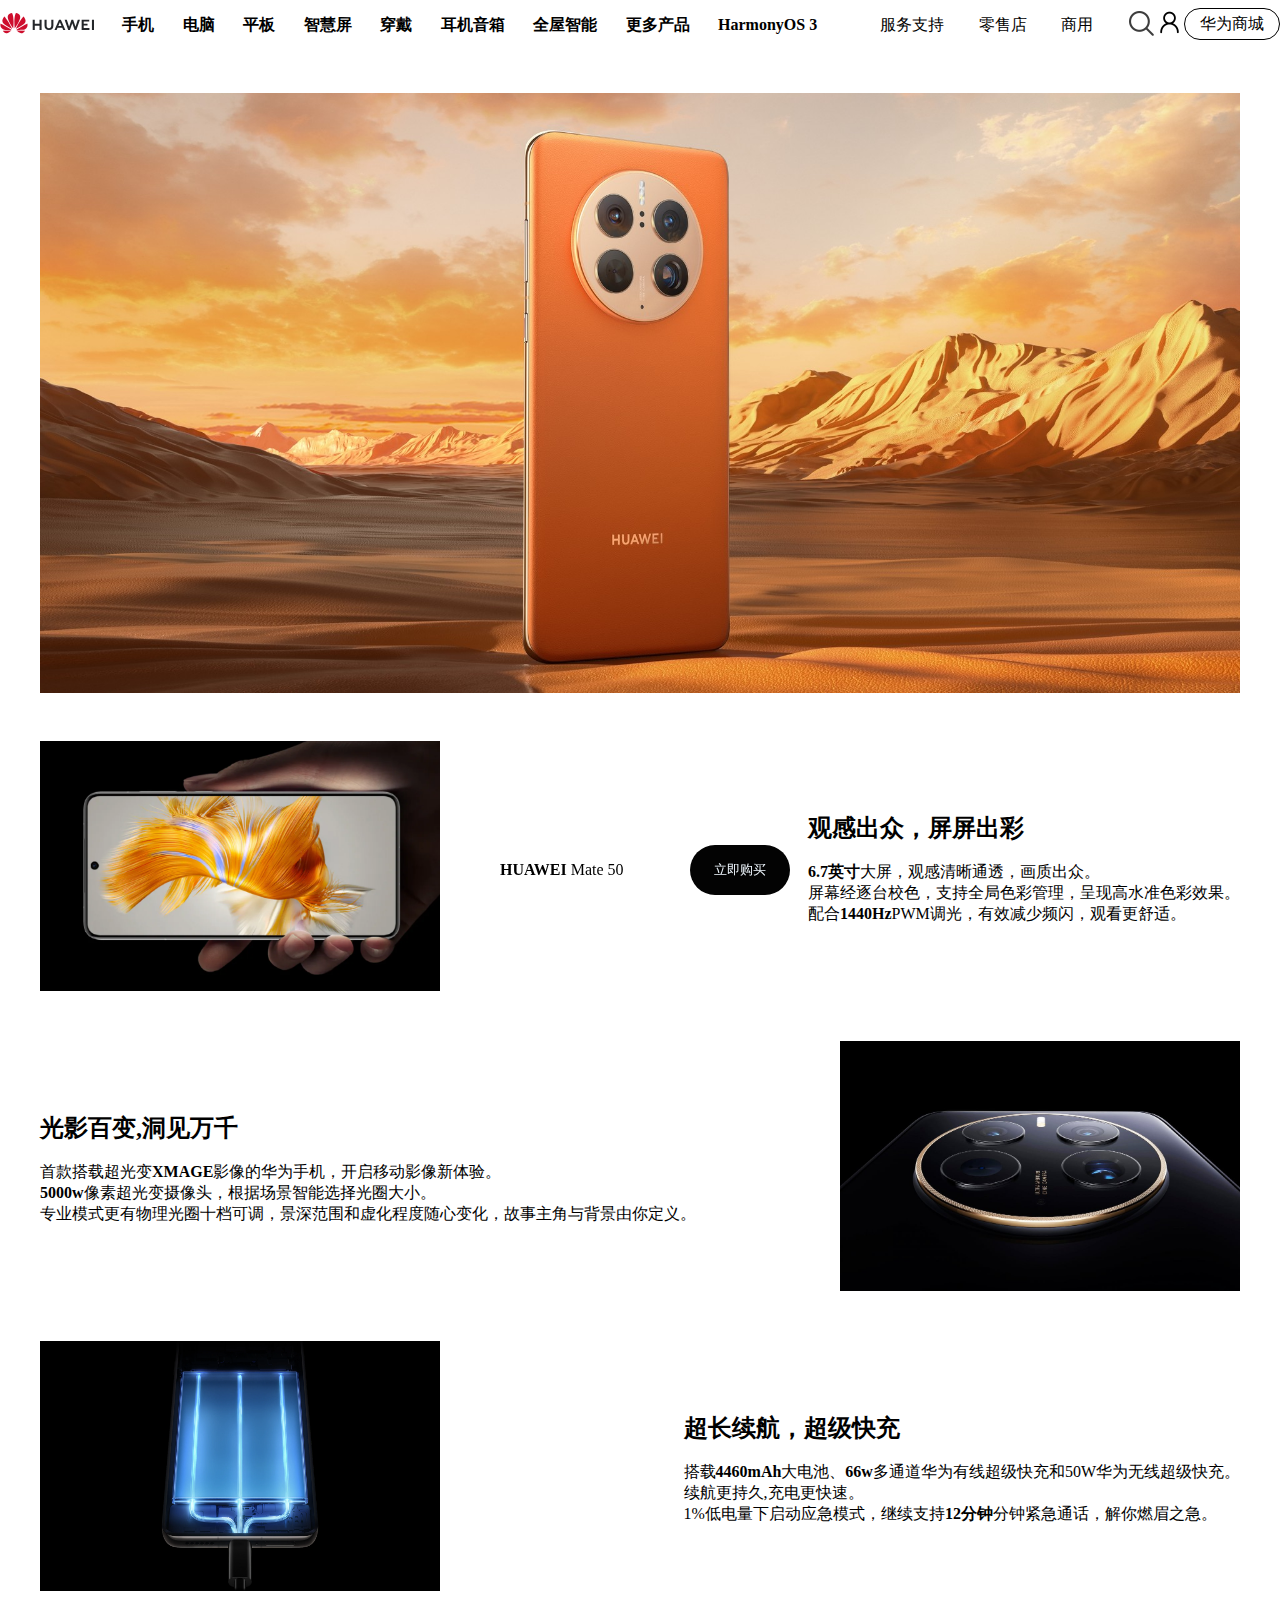
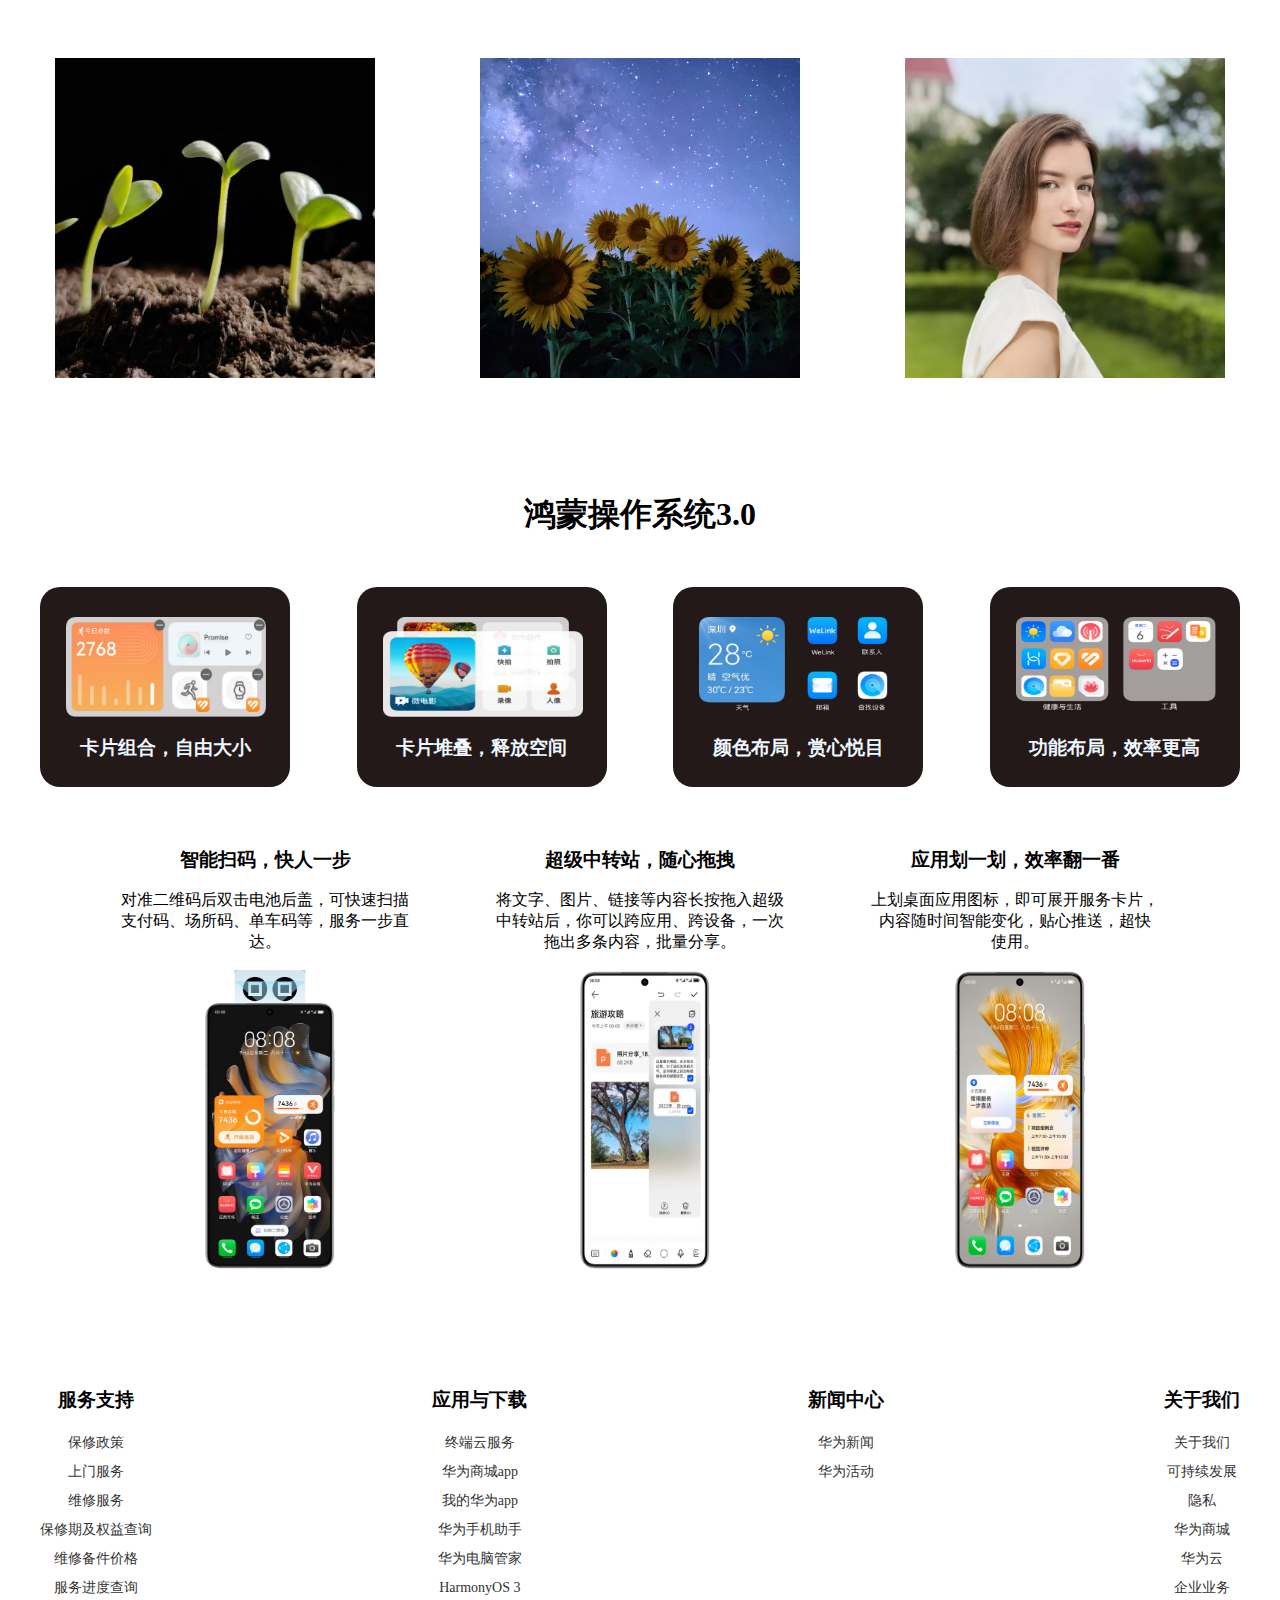
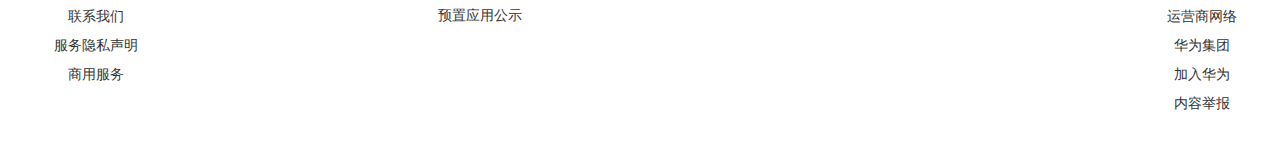
<file: index.html>
<!DOCTYPE html>
<html lang="en">
<head>
    <meta charset="UTF-8">
    <meta http-equiv="X-UA-Compatible" content="IE=edge">
    <meta name="viewport" content="width=device-width, initial-scale=1.0">
    <link rel="shortcut icon" href="./media/华为.svg" type="image/x-icon">
    <link rel="stylesheet" href="./index.css">
    <title>Mate50</title>
</head>
<body>
    <!-- 导航栏 -->
    <div class="header">
        <!-- 导航栏图标 -->
        <div class="logo">
            <a href="https://consumer.huawei.com/cn/"><img src="./media/logo.svg" alt=""></a>
        </div>
        <!-- 导航栏左半部分 -->
        <ul class="left">
            <li><a href="https://consumer.huawei.com/cn/phones/">手机</a></li>
            <li><a href="https://consumer.huawei.com/cn/laptops/">电脑</a></li>
            <li><a href="https://consumer.huawei.com/cn/tablets/">平板</a></li>
            <li><a href="https://consumer.huawei.com/cn/visions/">智慧屏</a></li>
            <li><a href="https://consumer.huawei.com/cn/wearables/">穿戴</a></li>
            <li><a href="https://consumer.huawei.com/cn/headphones/">耳机音箱</a></li>
            <li><a href="https://consumer.huawei.com/cn/wholehome/">全屋智能</a></li>
            <li><a href="https://consumer.huawei.com/cn/routers/">更多产品</a></li>
            <li><a href="https://consumer.huawei.com/cn/harmonyos-3/">HarmonyOS 3</a></li>
        </ul>
        <!-- 导航栏右半部分 -->
        <ul class="right">
            <li><a href="https://consumer.huawei.com/cn/support/">服务支持</a></li>
            <li><a href="https://consumer.huawei.com/cn/retail/">零售店</a></li>
            <li><a href="https://consumer.huawei.com/cn/business/">商用</a></li>
        </ul>
        <button class="btn"><a href="./search.html"><img src="./media/搜索小.png" alt=""></a></button>
        <button class="log"><a href="https://id1.cloud.huawei.com/CAS/portal/loginAuth.html?reqClientType=27&loginChannel=27000000&regionCode=cn&loginUrl=https%3A%2F%2Fid1.cloud.huawei.com%2FCAS%2Fportal%2FloginAuth.html&lang=zh-cn&themeName=red&service=https%3A%2F%2Fconsumer.huawei.com%2Fcmkt%2Flogin%2Fcloudplatforms%3FsiteURL%3Dhttps%253A%252F%252Fid1.cloud.huawei.com%252FCAS%252FremoteLogin%253FloginChannel%253D27000000%2526reqClientType%253D27%2526countryCode%253DCN%2526lang%253Dzh-cn%2526themeName%253Dred%2526service%253Dhttps%25253A%25252F%25252Fbrandzone-cn.c.huawei.com%25252Fusers%25252Fv1%25252Flogin%25252FcasLogin%25253Fcallback%25253Dhttps%2525253A%2525252F%2525252Fconsumer.huawei.com%2525252Fcn%2525252F%2525253FloginCallback%2525253Dtrue%252526siteCode%25253Dzh_CN%252526clientType%25253D80%2526loginUrl%253Dhttps%253A%252F%252Fid1.cloud.huawei.com%252FCAS%252Fportal%252FloginAuth.html&validated=true"><img src="./media/登录.png" alt=""></a></button>
        <div class="store"><a href="https://www.vmall.com/portal/activity/index.html?pn=huaweizonePC&cid=27629229">华为商城</a></div>
    </div>
    <!-- 轮播图 -->
    <div class="container">
        <ul>
            <li><a href="https://consumer.huawei.com/cn/phones/mate50/"><img src="./media/1.jpg" alt=""></a></li>
            <li><a href="https://consumer.huawei.com/cn/phones/mate50/"><img src="./media/2.jpg" alt=""></a></li>
            <li><a href="https://consumer.huawei.com/cn/phones/mate50/"><img src="./media/3.jpg" alt=""></a></li>
            <li><a href="https://consumer.huawei.com/cn/phones/mate50/"><img src="./media/4.png" alt=""></a></li>
            <li><a href="https://consumer.huawei.com/cn/phones/mate50/"><img src="./media/1.jpg" alt=""></a></li>
        </ul>
    </div>
    <!-- 产品信息部分 -->
    <div class="produce">
        <ul>
            <li>
                <a href="https://consumer.huawei.com/cn/phones/mate50/"><img src="./media/pingmu.jpg" alt=""></a>
                <span><h2>观感出众，屏屏出彩</h2>
                <br>
                    <b>6.7英寸</b>大屏，观感清晰通透，画质出众。<br>屏幕⁠经逐台校⁠色，支持全局色彩管理，呈现高水准色彩效果。<br>配合<b>1440Hz</b>PWM调光，有效减少频闪，观看更舒适⁠。
                </span>
            </li>
            <li>
                <span><h2>光影百变,洞见万千</h2>
                    <br>
                    首款搭载超光变<b>XMAGE</b>影像的华为手机，开启移动影像新体验。<br><b>5000w</b>像素超光变摄像头，根据场景智能选择光圈大小。<br>专业模式更有物理光圈十档可调，景深范围和虚化程度随心变化，故事主角与背景由你定⁠义。
                </span>
                <a href="https://consumer.huawei.com/cn/phones/mate50/"><img src="./media/xiangji.jpg" alt=""></a>
            </li>
            <li>
                <a href="https://consumer.huawei.com/cn/phones/mate50/"><img src="./media/xuhang.jpg" alt=""></a>
                <span><h2>超长续航，超级快充</h2>
                    <br>
                    搭载<b>4460mAh</b>大电池、<b>66w</b>多通道华为有线超级快充和50W华为无线超级快充。<br>续航更持久,充电更快速。<br>1%低电量下启动应急模式，继续支持<b>12分钟</b>分钟紧⁠急⁠通⁠话，解你燃⁠眉⁠之⁠急。
                </span>
            </li>
        </ul>
    </div>
    <!-- 摄像头部分 -->
    <div class="camera">
        <div class="card">
            <div class="imgBx">
                <img src="./media/camera1.jpg" alt="">
            </div>
            <div class="contentBx">
                <div class="content">
                    <h3>光影百变<br>洞见万千</h3>
                    <p>首款搭载超光变 XMAGE 影像的华为手机，开启移动影像新体验。5000 万像素超光变摄像头，根据场景智能选择光圈大小。专业模式更有物理光圈十档可调，景深范围和虚化程度随心变化，故事主角与背景由你定⁠义。</p>
                </div>
            </div>
        </div>
        <div class="card">
            <div class="imgBx">
                <img src="./media/camera2.jpg" alt="">
            </div>
            <div class="contentBx">
                <div class="content">
                    <h3>超大光圈<br>拍夜景大片</h3>
                    <p>首F1.4 超大物理光圈和 RYYB 传感器，带来 24% 的进光量提⁠升⁠11，融合 XD Fusion Pro，将画面亮度、光影细节、冷暖对比拿捏得恰到好处。全新升级的超级夜景模⁠式，拍摄体验和效果都令人眼前一亮，轻松营造色彩饱满、明暗有致的夜景氛⁠围。</p>
                </div>
            </div>
        </div>
        <div class="card">
            <div class="imgBx">
                <img src="./media/camera3.jpg" alt="">
            </div>
            <div class="contentBx">
                <div class="content">
                    <h3>虚实结合<br>一拍即合</h3>
                    <p>超大物理光圈配合亚毫米级分割计算能力，让光学级虚化渐进有层次，人像主角立体突出，背景虚化自然，画面更具呼吸感。中小光圈成像兼顾远近，人在景中，前后景都精彩；多人合影，前后排都清⁠晰。</p>
                </div>
            </div>
        </div>
    </div>
    <!-- 鸿蒙操作系统 -->
    <div class="os">
        <h1>鸿蒙操作系统3.0</h1>
        <div class="card1">
            <ul>
                <li>
                    <a href="https://consumer.huawei.com/cn/harmonyos-3/?utm_medium=cpc&utm_source=bdpz&utm_campaign=zdpz_PC_harmony_tab1_button"><img src="./media/os1.jpg" alt=""></a>
                    <h3>卡片组合，自由大小</h3>
                </li>
                <li>
                    <a href="https://consumer.huawei.com/cn/harmonyos-3/?utm_medium=cpc&utm_source=bdpz&utm_campaign=zdpz_PC_harmony_tab1_button"><img src="./media/os2.jpg" alt=""></a>
                    <h3>卡片堆叠，释放空间</h3>
                </li>
                <li>
                    <a href="https://consumer.huawei.com/cn/harmonyos-3/?utm_medium=cpc&utm_source=bdpz&utm_campaign=zdpz_PC_harmony_tab1_button"><img src="./media/os3.jpg" alt=""></a>
                    <h3>颜色布局，赏心悦目</h3>
                </li>
                <li>
                    <a href="https://consumer.huawei.com/cn/harmonyos-3/?utm_medium=cpc&utm_source=bdpz&utm_campaign=zdpz_PC_harmony_tab1_button"><img src="./media/os4.jpg" alt=""></a>
                    <h3>功能布局，效率更高</h3>
                </li>
            </ul>
        </div>
        <div class="card2">
            <ul>
                <li>
                    <h3>智能扫码，快人一步</h3>
                    <span>对准二维码后双击电池后盖，可快速扫描支付码、场⁠所⁠码、单车码等，服务一步直达。</span>
                    <a href="https://consumer.huawei.com/cn/harmonyos-3/?utm_medium=cpc&utm_source=bdpz&utm_campaign=zdpz_PC_harmony_tab1_button"><img src="./media/os5.jpg" alt=""></a>
                </li>
                <li>
                    <h3>超级中转站，随心拖拽</h3>
                    <span>将文字、图片、链接等内容长按拖入超级中转站后，你⁠可以跨应用、跨设备⁠，一次拖出多条内⁠容，批量分⁠享。</span>
                    <a href="https://consumer.huawei.com/cn/harmonyos-3/?utm_medium=cpc&utm_source=bdpz&utm_campaign=zdpz_PC_harmony_tab1_button"><img src="./media/os6.jpg" alt=""></a>
                </li>
                <li>
                    <h3>应用划一划，效率翻一番</h3>
                    <span>上划桌面应用图标，即可展开服务卡片，内容随时⁠间智⁠能变化，贴心推送，超快使⁠用。</span>
                    <a href="https://consumer.huawei.com/cn/harmonyos-3/?utm_medium=cpc&utm_source=bdpz&utm_campaign=zdpz_PC_harmony_tab1_button"><img src="./media/os7.jpg" alt=""></a>
                </li>
            </ul>
        </div>
        <!-- 页脚信息 -->
        <div class="footer">
            <ul>
                <li><h3>服务支持</h3></li>
                <li><a href="https://consumer.huawei.com/cn/support/warranty-policy/">保修政策</a></li>
                <li><a href="https://consumer.huawei.com/cn/support/install/">上门服务</a></li>
                <li><a href="https://consumer.huawei.com/cn/support/break-fix/">维修服务</a></li>
                <li><a href="https://consumer.huawei.com/cn/support/warranty-query/">保修期及权益查询</a></li>
                <li><a href="https://consumer.huawei.com/cn/support/sparepart-price/">维修备件价格</a></li>
                <li><a href="https://consumer.huawei.com/cn/support/inquiry/">服务进度查询</a></li>
                <li><a href="https://consumer.huawei.com/cn/support/contact-us/">联系我们</a></li>
                <li><a href="https://consumer.huawei.com/cn/support/service-privacy-notice/">服务隐私声明</a></li>
                <li><a href="https://bsupport.huawei.com/cn/">商用服务</a></li>
            </ul>
            <ul>
                <li><h3>应用与下载</h3></li>
                <li><a href="https://consumer.huawei.com/cn/mobileservices/">终端云服务</a></li>
                <li><a href="https://www.vmall.com/portal/activity/index.html?pageId=401001427&cid=1457312">华为商城app</a></li>
                <li><a href="https://consumer.huawei.com/cn/myhuawei-app/">我的华为app</a></li>
                <li><a href="https://consumer.huawei.com/cn/support/hisuite/">华为手机助手</a></li>
                <li><a href="https://consumer.huawei.com/cn/support/pc-manager/">华为电脑管家</a></li>
                <li><a href="https://consumer.huawei.com/cn/harmonyos-3/">HarmonyOS 3</a></li>
                <li><a href="https://consumer.huawei.com/cn/support/apk/">预置应用公示</a></li>
            </ul>
            <ul>
                <li><h3>新闻中心</h3></li>
                <li><a href="https://consumer.huawei.com/cn/press/news/">华为新闻</a></li>
                <li><a href="https://consumer.huawei.com/cn/press/events/">华为活动</a></li>
            </ul>
            <ul>
                <li><h3>关于我们</h3></li>
                <li><a href="https://consumer.huawei.com/cn/about-us/">关于我们</a></li>
                <li><a href="https://consumer.huawei.com/cn/sustainability/">可持续发展</a></li>
                <li><a href="https://consumer.huawei.com/cn/privacy/">隐私</a></li>
                <li><a href="https://sale.vmall.com/huaweizone.html#cid=91712">华为商城</a></li>
                <li><a href="https://www.huaweicloud.com/">华为云</a></li>
                <li><a href="https://e.huawei.com/cn/">企业业务</a></li>
                <li><a href="https://carrier.huawei.com/cn/">运营商网络</a></li>
                <li><a href="https://www.huawei.com/cn/">华为集团</a></li>
                <li><a href="https://career.huawei.com/reccampportal/portal5/index.html">加入华为</a></li>
                <li><a href="https://consumer.huawei.com/cn/complaint-page/?contentTitle=/cn/phones/mate50/">内容举报</a></li>
            </ul>
        </div>
    </div>
    <!-- 购买按钮 -->
    <div class="shopping">
        <span><b>HUAWEI</b> Mate 50</span>
        <a href="https://www.vmall.com/product/10086862843804.html?cid=183836"><button>立即购买</button></a>
    </div>
                <!-- 创建幕布 -->
    <!-- <div id="winmsg" style="
    position: fixed;
    top: 0;
    left: 0;
    width: 100%;
    height: 100%;
    background: rgba(0,0,0,0.3);
    z-index: 99999;"> -->
        <!-- 创建主窗口 -->
        <!-- <div style="position: fixed;
        top: 50%;
        left: 50%;
        width: 60%;
        max-width: 500px;
        background: #FFF;
        transform: translate(-50%,-50%);
        border-radius: 30px;
        padding: 50px 40px;
        "> -->
            <!-- 标题 -->
            <!-- <h3 style="font-weight: bold;text-align:center;font-size: 30px;">声明</h3> -->
            <!-- 内容 -->
            <!-- <div style="font-size: 16px;margin-top: 26px;line-height: 30px;color: #999;">本网站所有图片使用相对路径，不可随意更改文件位置和名称，否则图片显示不正常！此网站仅供学习使用！网站作者：<a href="https://whck.cc/about/">whck</a></div> -->
            <!-- 按钮 -->
            <!-- <a style="display: block;
            background: #008f00;
            color: #FFF;
            text-align: center;
            font-weight: bold;
            font-size: 19px;
            line-height: 60px;
            margin: 0 auto;
            margin-top: 45px;
            border-radius: 32px;
            width: 80%;
            " onclick="
            javascript:document.querySelector('#winmsg').remove()">我知道了</a>
        </div>
    </div> -->
</body>
</html>
</file>
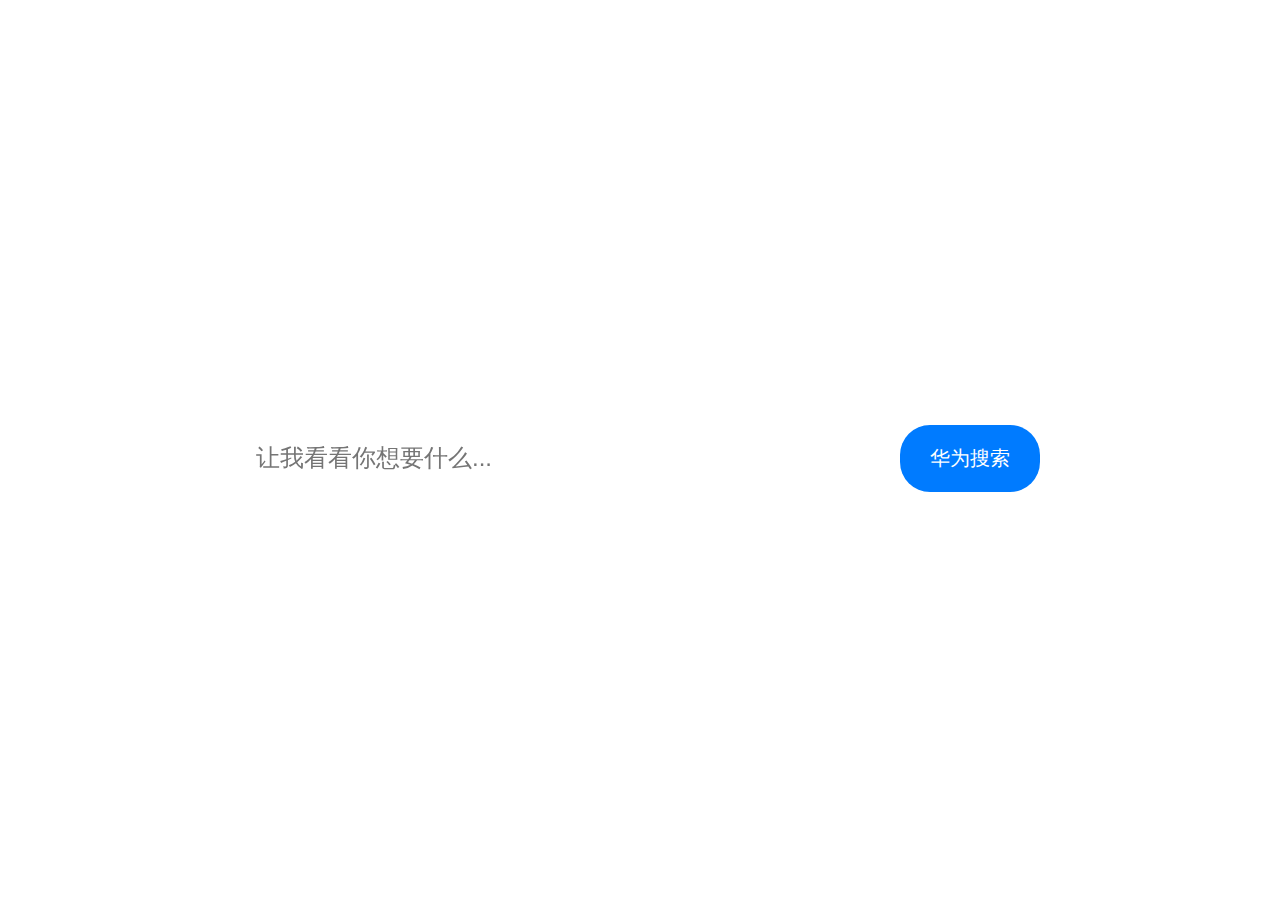
<file: search.html>
<!DOCTYPE html>

<html>
  <head>
    <meta charset="UTF-8">
    <meta http-equiv="X-UA-Compatible" content="IE=edge">
    <meta name="viewport" content="width=device-width, initial-scale=1.0">
    <link rel="shortcut icon" href="./media/华为.svg" type="image/x-icon">
    <title>搜索</title>
    <style>
      /* 样式化搜索框 */
      .search-box {
        display: flex;
        justify-content: center;
        align-items: center;
        height: 100vh;
        background: url('https://picsum.photos/1200/800') no-repeat center center fixed; /* 设置背景图片 */
        background-size: cover; /* 背景图片尺寸自适应 */
        border: none;
      }
      .search-input {
        padding: 16px;
        /* border: 0px solid #ccc; */
        border: none;
        border-radius: 50px; /* 搜索框圆角 */
        font-size: 24px;
        width: 620px;
        height: 33px;
        max-width: 100%;
        background-color: rgba(255, 255, 255, 0.5); /* 设置搜索框背景颜色和透明度 */
        backdrop-filter: blur(10px); /* 毛玻璃效果 */
      }
      .search-button {
        padding: 20px 30px; /* 搜索按钮的大小 */
        border: none;
        border-radius: 30px;
        background-color: #007bff;
        color: #fff;
        font-size: 20px; /* 搜索按钮的字体大小 */
        margin-left: 8px;
        cursor: pointer;
      }
      .search-button:hover {
        background-color: #0062cc;
      }
    </style>
  </head>
  <body>
    <div class="search-box">
      <input type="text" class="search-input" placeholder="让我看看你想要什么...">
      <button class="search-button">华为搜索</button>
    </div>
  </body>
</html>
</file>
<file: index.css>
/* 全局设置 */
*{
    margin: 0;
    padding: 0;
    list-style: none;
    text-decoration: none;
}
/* 定义导航栏 */
.header{
    display: flex;
    height: 43px;
    justify-content: space-evenly;
}
/* 导航栏图标 */
.header .logo{
    width: 100px;
    padding-top: 13px;
}
/* }导航栏左半部分 */
.header .left{
    width: 800px;
    display: flex;
    justify-content: space-evenly;
    line-height: 50px;
}
/* 导航栏左半部分鼠标悬停效果 */
.header .left li:hover{
    border-bottom: 3px solid #000;
}
.header .left li a{
    color: #000;
    font-weight: bold;
}
.header .right{
    width: 300px;
    display: flex;
    justify-content: space-evenly;
    line-height: 50px;
}
.header .right a{
    color:#000
}
.header .btn{
    height: 50px;
    width: 30px;
    background: rgba(0, 0, 0, 0);
    border: 0px solid #000;
    line-height: 50px;
    padding-top: 7px;
}
.header .btn img{
    height: 25px;
    width: 25px;
}
.header .log{
    height: 30px;
    width: 30px;
    background: rgba(0, 0, 0, 0);
    border: 0px solid #000;
    padding-top: 10px;
}
.header .log img{
    height: 25px;
    width: 25px;
}
.header .store{
    width: 100px;
    height: 30px;
    border: 1px solid #000;
    border-radius: 50px;
    text-align: center;
    line-height: 30px;
    margin-top: 8px;
}
.header .store a{
    color: #000;
}
.container{
    display: flex;
    width: 1200px;
    height: 600px;
    background-color: rgb(240, 26, 26);
    margin: 0 auto;
    margin-top: 50px;
    overflow: hidden;
}
.container ul{
    display: flex;
}
.container img{
    width: 1200px;
    height: 600px;
    animation: move 20s 2s infinite forwards;
}
@keyframes move{
    0%{
        transform: translate(0);
    }
    20%{
        transform: translateX(-1200px);
    }
    25%{
        transform: translateX(-1200px);
    }
    45%{
        transform: translateX(-2400px);
    }
    50%{
        transform: translateX(-2400px);
    }
    70%{
        transform: translateX(-3600px);
    }
    75%{
        transform: translate(-3600px);
    }
    95%{
        transform: translateX(-4800px);
    }
    100%{
        transform: translateX(-4800px);
    }
}

.produce{
    padding-top: 50px;
    width: 1200px;
    height: 900px;
    display: flex;
    margin: 0 auto;
}
.produce img{
    width: 400px;
    height: 250px;
    transition: all 0.6s;
}
.produce img:hover{
    width: 450px;
    height: 300px;
    border-radius: 10px;
    box-shadow: 10px 10px 10px rgba(0, 0, 0, 0.5);
}
.produce ul li{
    width: 1200px;
    height: 250px;
    display: flex;
    justify-content: space-between;
    align-items: center;
    padding-bottom: 50px;
}
.os{
    width: 1200px;
    height: 500px;
    margin: 0 auto;
    padding-top: 50px;
}
.os .card1 ul{
    display: flex;
    justify-content: space-between;
}
.os .card1 li{
    width: 250px;
    height: 200px;
    background-color: rgb(35, 25, 25);
    border-radius: 20px;
    transition: all 1s;
    /* display: flex; */
    /* justify-content: center; */
    /* align-items: center; */
}
.os .card1 li:hover{
    transform: scale(120%);
}
.os .card1 img{
    width: 200px;
    height: 100px;
    margin-left: 26px;
    margin-top: 30px;
    margin-bottom: 14px;
}
.os h1{
    text-align: center;
    padding-bottom: 50px;
}
.os .card1 ul li h3{
    text-align: center;
    color: aliceblue;
}
.os .card2{
    /* float: left; */
    margin-top: 50px;
}
.os .card2 ul{
    display: flex;
    justify-content: space-evenly;
}
.os .card2 img{
    height: 300px;
    width: 130px;
    margin-left: 90px;

}
.os .card2 li{
    /* border: 1px solid #000; */
    height: 450px;
    width: 300px;
    /* border-radius: 30px; */
    transition: all 1s;
    border-radius: 30px;
}
.os .card2 li:hover{
    background-color: rgb(7, 7, 7);
}
.os .card2 li:hover h3{
    color: aliceblue;
}
.os .card2 li:hover span{
    color: aliceblue;
}
.os .card2 h3{
    text-align: center;
    margin-top: 10px;
    transition: all 1.5s;
}
.os .card2 span{
    text-align: center;
    padding: 17px 0;
    display: block;
    transition: all 1.5s;
}
.footer{
    margin-top: 100px;
    height: 380px;
    background-color: rgb(255, 255, 255);
    display: flex;
    justify-content: space-between;
}
.footer ul li{
    margin-bottom: 10px;
    text-align: center;
}
.footer ul li:hover a{
    color: rgba(33, 11, 236, 0.81);
}
.footer ul li a{
    color: #333;
    font-size: 14px;
}
.footer ul h3{
    padding-bottom: 10px;
}
.header .right li a:hover{
    background-color: #030303;
    color: aliceblue;
    transition: all 0.5s;
}
.shopping{
    position: fixed;
    left: 0;
    bottom: 5px;
    right: 0;
    margin: auto;
    background-color: #ffffff00;
    backdrop-filter: blur(5px);
    height: 50px;
    width: 300px;
    /* background-image: url(./media/2.jpg); */
    border-radius: 50px;
}
.shopping button{
    width: 100px;
    height: 50px;
    border-radius: 50px;
    border: 0px solid #000;
    background-color: #030303;
    color: aliceblue;
    float: right;
    cursor: pointer;
}
.shopping span{
    line-height: 50px;
    margin-left: 10px;
    /* font-size: 0; */
}
.camera{
    width: 1200px;
    height: 400px;
    /* background-color: #d71515; */
    margin: 0 auto;
    display: flex;
    justify-content: space-between;
    /* align-items: center; */
    flex-wrap: wrap;
    position: relative;
}
.camera .card{
    position: relative;
    width: 320px;
    height: 320px;
    margin: 15px;
    overflow: hidden;
    /* justify-content: space-evenly; */
}
/* .camera img{
    width: 300px;
    height: 300px;
} */
.camera .imgBx,
.camera .contentBx{
    position: absolute;
    top: 0;
    left: 0;
    width: 100%;
    height: 100%;
}
.camera .card .imgBx img{
    position: absolute;
    top: 0;
    left: 0;
    width: 100%;
    height: 100%;
    object-fit: cover;
}
.camera .contentBx::before{
    content: '';
    position: absolute;
    top: 0;
    left: 0;
    width: 100%;
    height: 100%;
    background-color: #0707076e;
    transform: scaleX(0);
    transition: 0.5s ease-in-out;
    transform-origin: left;
    backdrop-filter: blur(5px);
}
.camera .card:hover .contentBx::before{
    transform: scaleX(1);
    transition: 0.5s ease-in-out;
    transform-origin: left;
    transition-delay: 0s;
}
.camera .card .contentBx{
    display: flex;
    justify-content: center;
    align-items: center;
}
.camera .card .contentBx .content{
    position: relative;
    padding: 30px;
    z-index: 1;
    transition: 0.5s;
    transform: translateX(-300px);
    transition-delay: 0s;
    color: aliceblue;
}
.camera .card:hover .contentBx .content{
    transform: translateX(0px);
    /* transition-delay: 0.5s; */
}
.camera .card .content h3{
    font-size: 24px;
    text-transform: uppercase;
    margin-bottom: 10px;
}
.camera .card .content p{
    font-size: 18px;
    text-align: justify;
}
</file>
